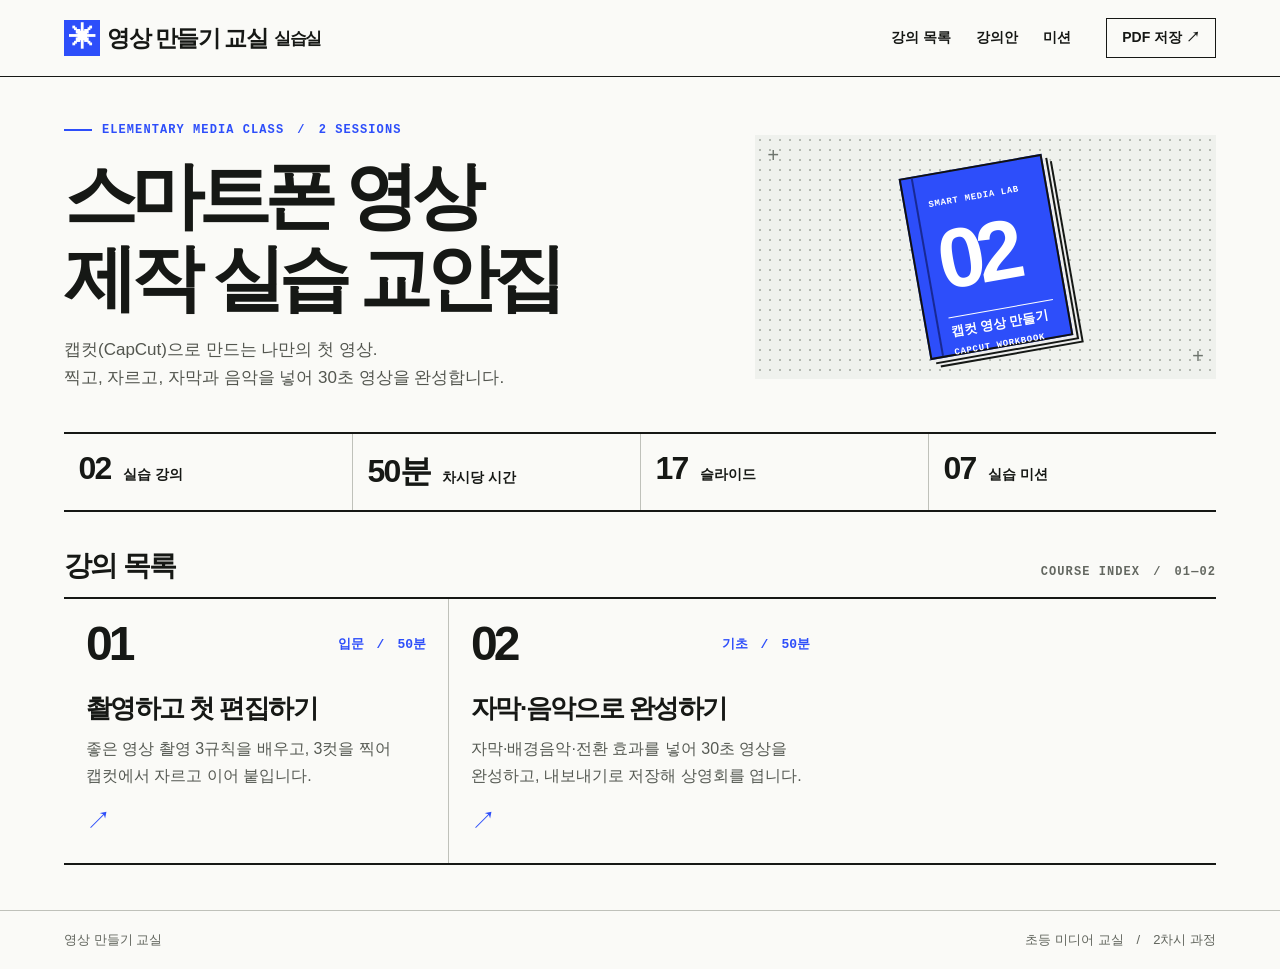
<file: output/capcut-kids/site/index.html>
<!doctype html><html lang="ko"><head><meta charset="utf-8"><meta name="viewport" content="width=device-width,initial-scale=1"><title>스마트폰 영상 제작 실습 교안집 · 영상 만들기 교실</title><link rel="stylesheet" href="style.css"><script defer src="course.js"></script><script defer src="app.js"></script></head><body><header><div class="bar"><a href="#home" class="brand"><i>✳</i> 영상 만들기 교실 <small>실습실</small></a><nav><a href="#home">강의 목록</a><a href="#plan">강의안</a><a href="#prompts">미션</a></nav><button class="print" onclick="print()">PDF 저장 ↗</button></div></header><main id="main"></main><footer>영상 만들기 교실 <span>초등 미디어 교실　/　2차시 과정</span></footer><div id="notice" role="status"></div><dialog><h2 id="dialogTitle"></h2><p id="dialogText"></p><button onclick="this.closest('dialog').close()">닫기</button></dialog></body></html>
</file>
<file: output/capcut-kids/site/style.css>
*{box-sizing:border-box} :root{--ink:#161815;--blue:#2d4efa;--paper:#fafaf7;--line:#bfc1ba}body{margin:0;background:var(--paper);color:var(--ink);font-family:Inter,"Malgun Gothic",Arial,sans-serif;word-break:keep-all}header{border-bottom:1px solid var(--ink)}.bar,main,footer{max-width:1340px;margin:auto;padding-inline:5vw}.bar{height:76px;display:flex;align-items:center;gap:35px}.brand{font-weight:950;font-size:23px;letter-spacing:-1.5px;display:flex;align-items:center;gap:7px}.brand i{font-style:normal;background:var(--blue);color:white;font-size:27px;width:36px;height:36px;display:grid;place-items:center}.brand small{font-size:17px}.bar nav{margin-left:auto;display:flex;gap:25px}a{color:inherit;text-decoration:none}button,.button{cursor:pointer;color:inherit;background:transparent;border:1px solid var(--ink);padding:10px 15px;font:inherit;font-weight:700}.bar nav a,.print{font-size:14px;font-weight:700}a:hover,button:hover{color:var(--blue)}:focus-visible{outline:3px solid var(--blue);outline-offset:3px}.hero{display:grid;grid-template-columns:1.4fr 1fr;align-items:center;gap:4%;padding:45px 0 40px}.kicker,.mono{font:700 12px/1.4 Consolas,monospace;letter-spacing:.09em}.kicker{color:var(--blue);display:flex;align-items:center;gap:10px}.kicker:before{content:"";height:2px;width:28px;background:currentColor}h1,h2,h3,p{margin:0}h1{font-size:clamp(48px,5.7vw,86px);letter-spacing:-.085em;line-height:1.12;margin:16px 0 18px}.hero p,.desc{color:#53564f;line-height:1.65;font-size:17px}.art{position:relative;height:244px;overflow:hidden;background-color:#eff1ed;background-image:radial-gradient(#b4b9b1 1px,transparent 1px);background-size:10px 10px}.book{position:absolute;left:50%;top:50%;transform:translate(-50%,-50%) rotate(-10deg);width:145px;height:184px;color:#fff;background:var(--blue);border:2px solid #111;box-shadow:3px 3px #eee,5px 5px #151815,7px 7px #eee,9px 9px #151815;padding:17px 12px 12px 23px}.book:before{content:"";position:absolute;inset:0 auto 0 10px;border-left:2px solid #182994}.book b{display:block;font:900 84px/.98 Arial;letter-spacing:-.09em;margin:10px 0 16px}.book small{font:bold 9px monospace;letter-spacing:.08em}.book strong{display:block;border-top:1px solid white;padding-top:5px;font-size:13px}.corner{position:absolute;font:20px monospace;color:#6e756e;inset:10px auto auto 12px}.corner.last{inset:auto 12px 10px auto}.facts{display:grid;grid-template-columns:repeat(4,1fr);border-block:2px solid var(--ink)}.fact{padding:16px 5%;display:flex;align-items:baseline;gap:12px}.fact+.fact{border-left:1px solid var(--line)}.fact b{font:800 32px Arial;letter-spacing:-.05em}.fact span{font-size:14px;font-weight:bold}.section{display:flex;align-items:baseline;justify-content:space-between;border-bottom:2px solid;padding-bottom:12px;margin-top:35px}.section h2{font-size:28px;letter-spacing:-.06em}.section small{color:#646861}.intro,.card{display:block;position:relative}.intro{display:flex;align-items:center;gap:22px;background:#eeefe9;padding:18px 24px;border-bottom:1px solid}.intro .num{font-size:38px}.intro h3{font-size:21px;margin:3px 0}.arrow{margin-left:auto;font-size:25px}.cards{display:grid;grid-template-columns:repeat(3,1fr);border-bottom:2px solid}.card{padding:21px 22px 26px}.card+.card{border-left:1px solid var(--line)}.card-top{display:flex;align-items:center;justify-content:space-between}.num{font:800 48px/.98 Arial;letter-spacing:-.08em}.level{font:700 13px monospace;color:var(--blue)}.card h3{font-size:clamp(21px,2vw,29px);letter-spacing:-.06em;margin:24px 0 10px}.card p{color:#565a53;font-size:16px;line-height:1.65}.card:hover,.intro:hover{background:#e9ecff}.card .arrow{display:block;margin-top:15px;color:var(--blue)}footer{margin-top:45px;padding-block:20px;color:#61655d;display:flex;justify-content:space-between;font-size:13px;border-top:1px solid var(--line)}.detail{padding-top:32px}.detail h1{font-size:clamp(36px,4.3vw,64px)}.tools,.pager{display:flex;align-items:center;flex-wrap:wrap;gap:9px;margin:19px 0}.tools a,.tools button,.pager button,.prompt button{font-size:15px}.sheet{margin:20px 0;padding:clamp(20px,4vw,50px);border:1px solid var(--ink);background:white;min-height:310px}.sheet h2,.catalog h2{margin:12px 0 22px;font-size:clamp(25px,3vw,40px);letter-spacing:-.05em}.sheet li,.sheet p,.prompt pre{font-size:clamp(17px,1.5vw,21px);line-height:1.65}.sheet li{margin:.5em 0}.pager select{padding:9px;font:inherit;max-width:100%}.pager button:disabled{opacity:.35;cursor:default}.primary,.prompt button{background:var(--ink);color:white}.prompt{background:#f0f1eb;padding:20px;margin:16px 0}.prompt-head{display:flex;justify-content:space-between;align-items:center;gap:12px}.prompt pre{font-family:inherit;white-space:pre-wrap;overflow-wrap:anywhere;margin-bottom:0}.catalog{padding-top:22px}.tablewrap{overflow:auto}table{border-collapse:collapse;width:100%}td,th{padding:12px;text-align:left;border-bottom:1px solid var(--line);font-size:17px}th{background:#eff0eb}#notice:not(:empty){position:fixed;bottom:25px;left:50%;transform:translateX(-50%);padding:12px 18px;background:#151815;color:white}dialog{max-width:min(510px,90%);border:2px solid;padding:26px}dialog p{white-space:pre-line;line-height:1.65;margin:20px 0}dialog::backdrop{background:#0006}.printslides{display:none}@media(max-width:760px){.bar{gap:12px;height:63px}.bar nav{gap:12px}.brand small{display:none}.bar nav a,.print{font-size:12px}.print{padding:8px}.hero{grid-template-columns:1fr .55fr;padding:30px 0;gap:12px}.art{height:160px}.book{transform:translate(-50%,-50%) rotate(-10deg) scale(.64)}h1{font-size:clamp(32px,6.8vw,51px)}.hero p{font-size:15px}.fact{display:block;padding:12px}.fact b,.fact span{display:block}.fact b{font-size:26px}.fact span{font-size:12px}.cards{grid-template-columns:1fr}.card+.card{border-left:0;border-top:1px solid var(--line)}.card{padding:18px}.card h3{margin:12px 0}.card .arrow{position:absolute;right:18px;bottom:15px}.card p{padding-right:28px}.section small{font-size:10px}.kicker{font-size:10px}.intro{padding:15px;gap:16px}.intro h3{font-size:18px}}@media print{body{background:white}header,footer,.tools,.pager,.prompt button,dialog,#notice,.screen-slide,.detail-top{display:none!important}.printslides{display:block}.sheet{break-after:page;border:none;padding:0;min-height:0}.sheet:last-child{break-after:auto}.hero,.card,.intro,.prompt{break-inside:avoid}main{padding:0}.art,.book,.prompt{print-color-adjust:exact}.catalog h2{break-after:avoid}}

.original-slide{margin:14px 0 0}
.original-slide img{display:block;width:100%;height:auto}
:fullscreen .detail-top,:fullscreen header,:fullscreen footer{display:none}
:fullscreen .detail{padding-top:0}
:fullscreen .screen-slide img{height:calc(100dvh - 85px);object-fit:contain}
:fullscreen .pager{justify-content:center}
@media print{
 body:has(.printslides) .original-slide{margin:0;break-inside:avoid;break-after:page}
 body:has(.printslides) .original-slide:last-child{break-after:auto}
 body:has(.printslides) .detail{padding:0}
 .original-slide img{max-height:95vh;object-fit:contain}
}

/* ── lecture-builder 추가: 강의안(시나리오) 페이지 · 레퍼런스 토큰만 사용 ── */
.plan h2{scroll-margin-top:24px}
.plan .meta{display:flex;flex-wrap:wrap;gap:8px 18px;margin:0 0 14px;color:#53564f;font-size:15px}
.plan .meta b{color:var(--ink)}
.plan ul.goals{margin:0 0 18px;padding-left:1.2em;line-height:1.65;font-size:17px}
.plan td.time{white-space:nowrap;font:700 14px/1.4 Consolas,monospace;color:var(--blue)}
.plan td.stage{white-space:nowrap;font-weight:700}
.plan td small{display:block;color:#53564f;font-size:15px;margin-top:6px;line-height:1.55}
.plan td,.plan th{vertical-align:top;line-height:1.6}
.plan .script{white-space:pre-line}
@media(max-width:760px){.plan td,.plan th{font-size:15px;padding:10px}}
@media print{.plan table{break-inside:auto}.plan tr{break-inside:avoid}}
.bar nav a,.print{white-space:nowrap}
@media(max-width:760px){.bar{gap:10px}.bar nav{gap:10px}.brand{font-size:20px}.brand i{width:30px;height:30px;font-size:22px}}
@media(max-width:380px){.print{display:none}}
</file>
